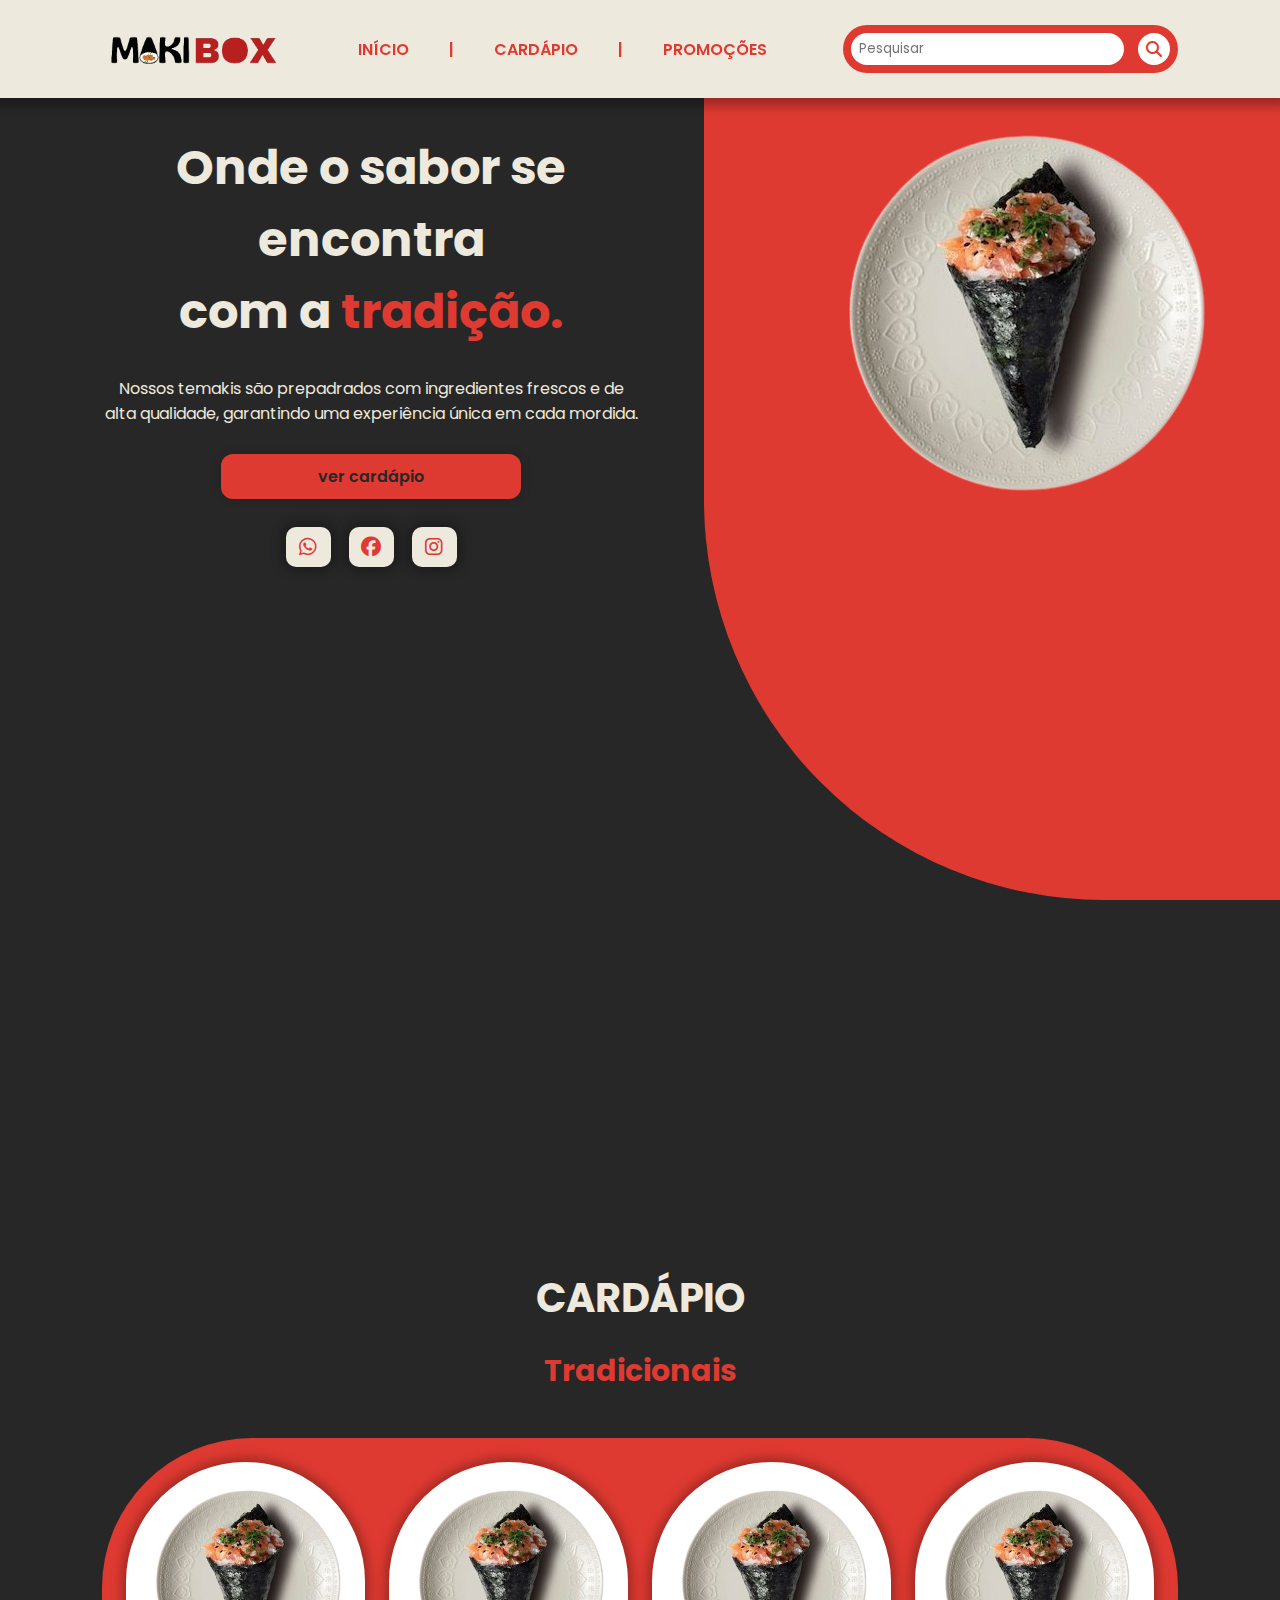
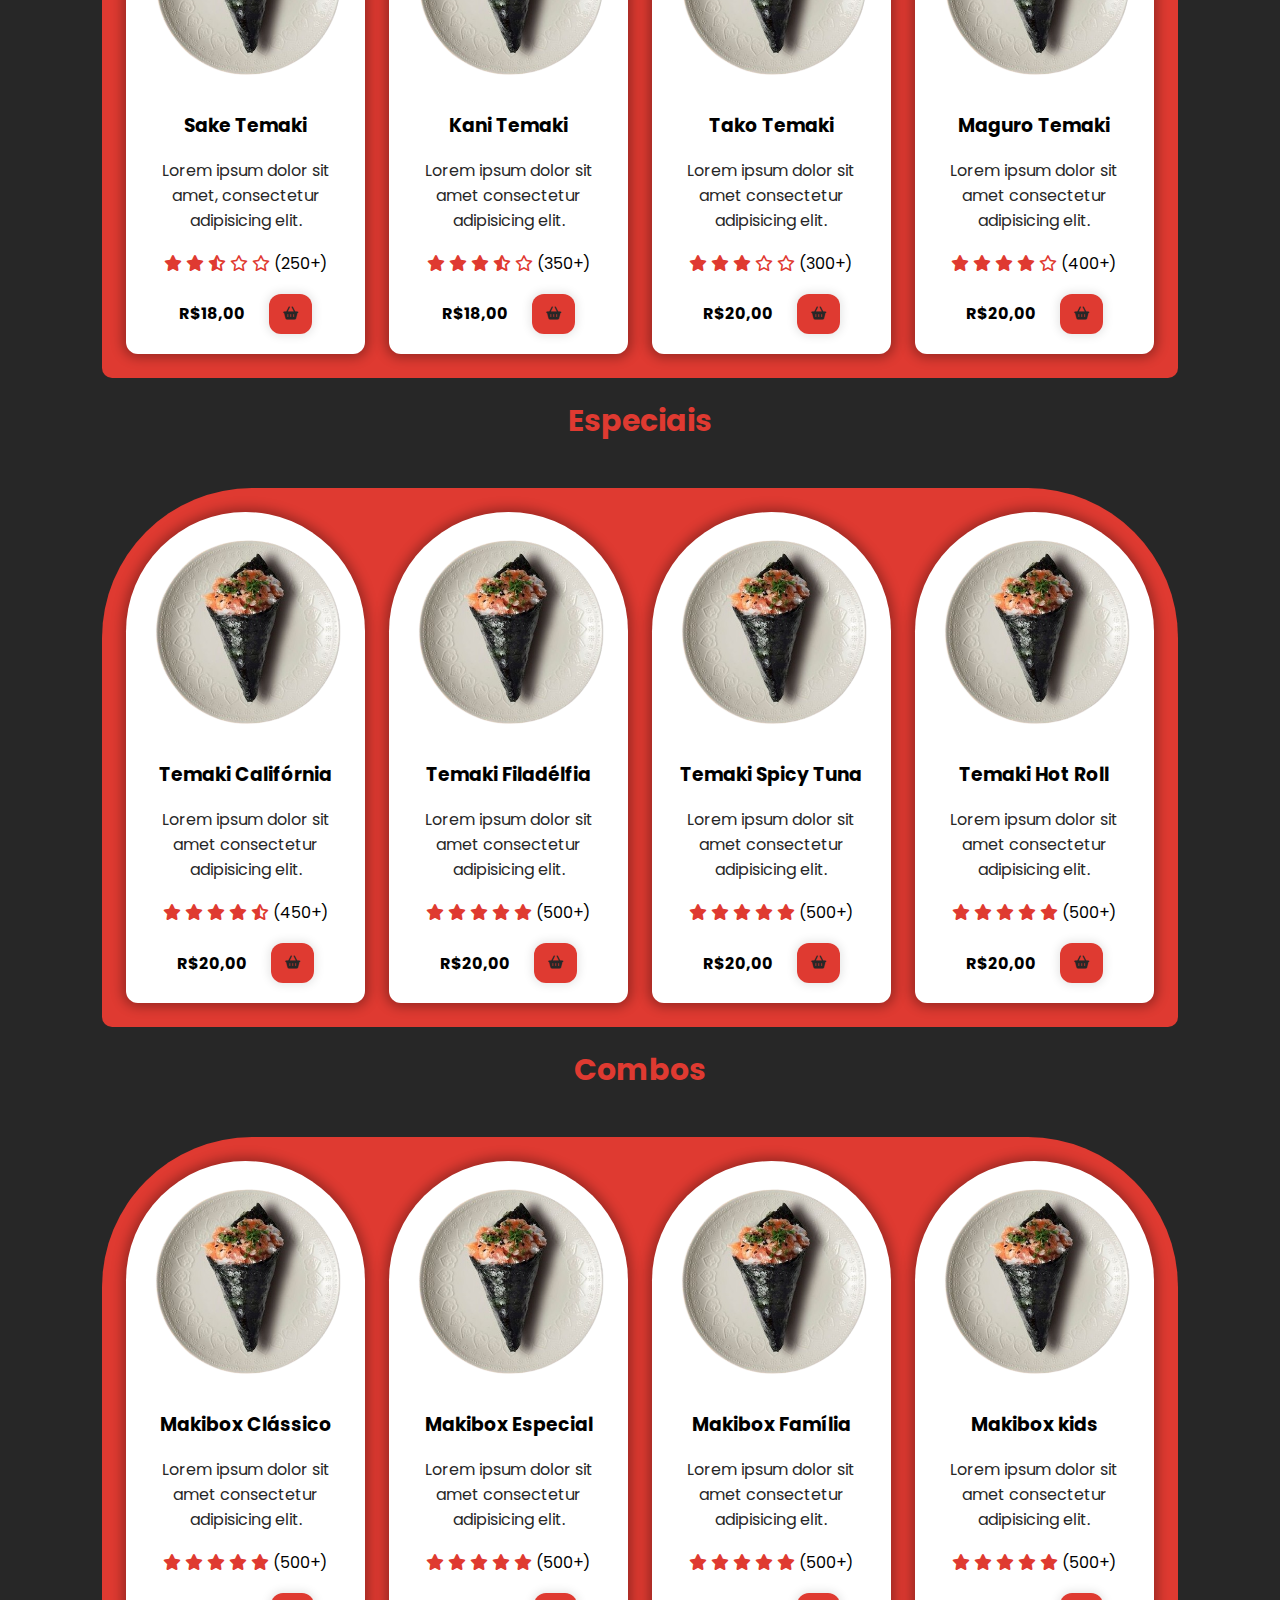
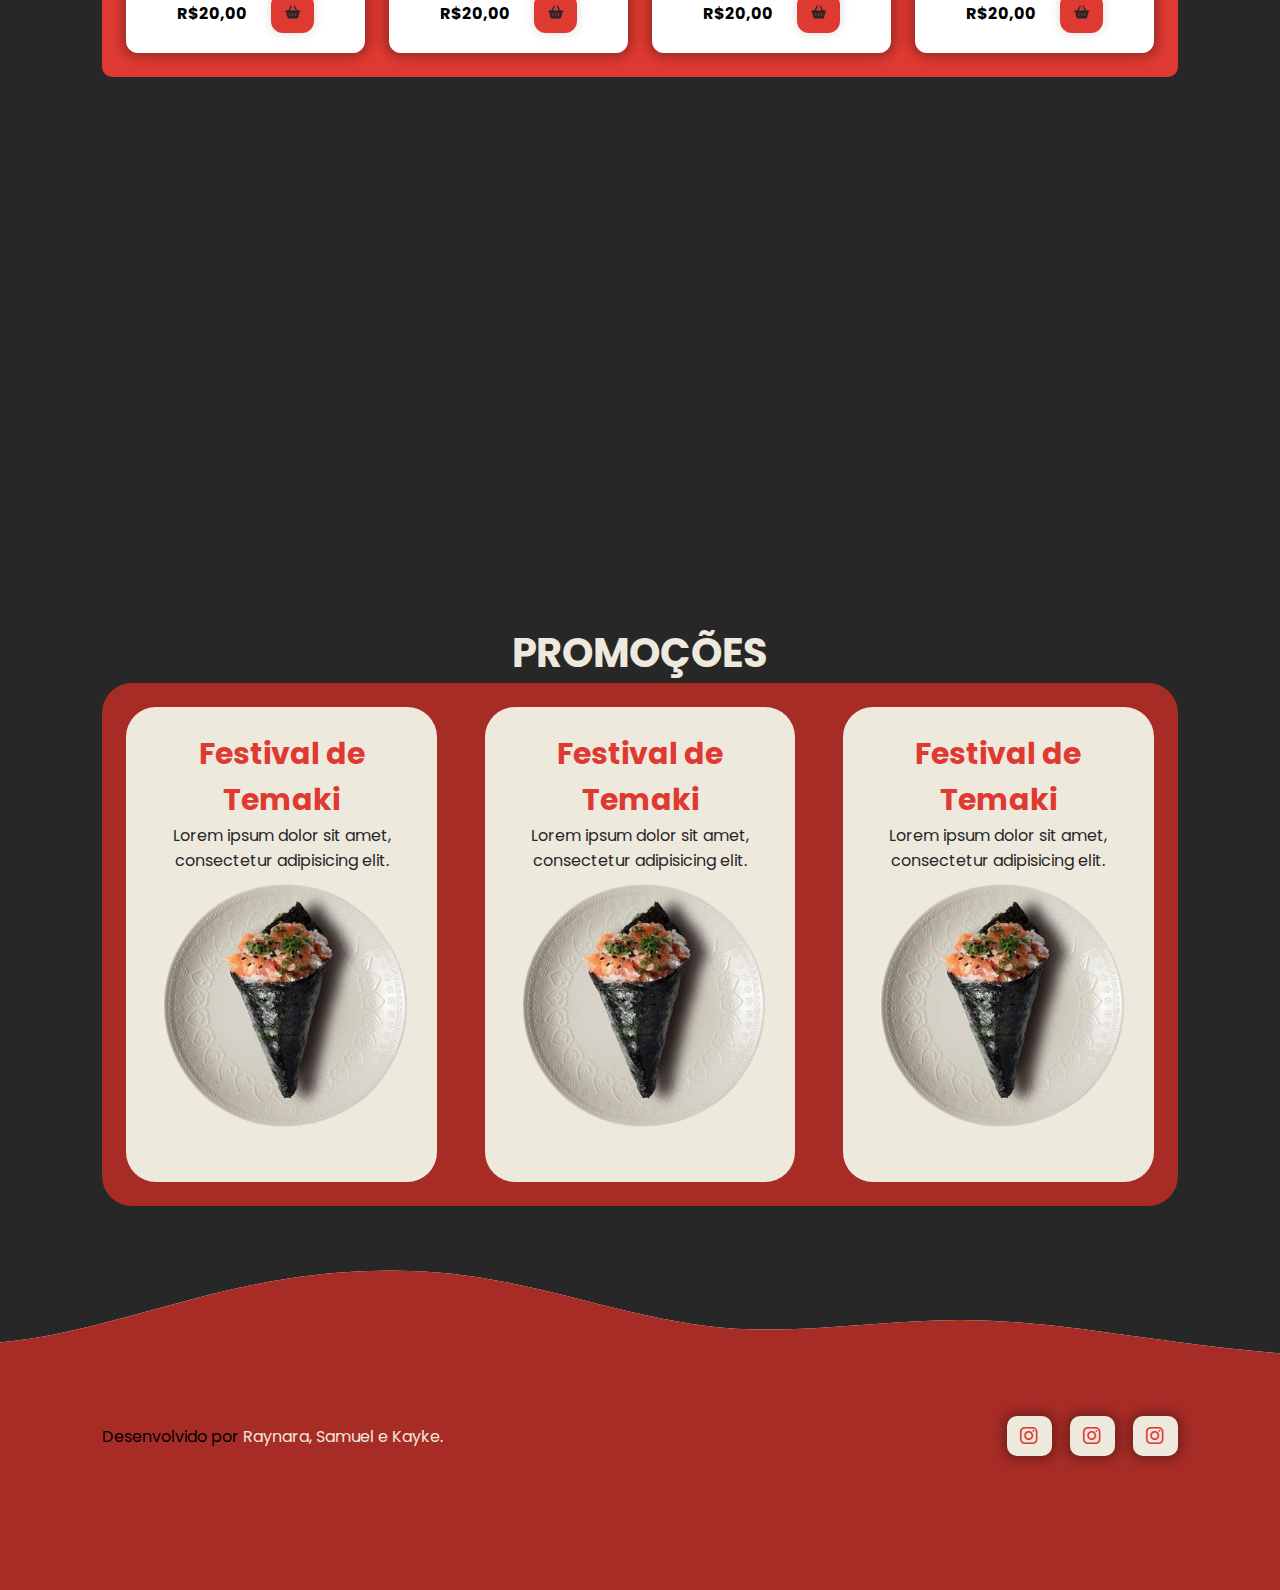
<file: index.html>
<!DOCTYPE html>
<html lang="pt-br">
<head>
    <meta charset="UTF-8">
    <meta name="viewport" content="width=device-width, initial-scale=1.0">
    <title>MakiBox</title>
    
    <link rel="shortcut icon" href="images/favicon.png" type="image/x-icon">
    <link rel="stylesheet" href="https://cdnjs.cloudflare.com/ajax/libs/font-awesome/6.5.2/css/all.min.css">
    <link rel="stylesheet" href="styles/style.css">
    <script src="script.js"></script>
</head>
<body>
    <header >
        <nav id="navbar">
            <img src="images/logo.png" alt="" id="logonav">
                
            <ul id="nav_list">
                <li class="nav-li ">
                    <a href="#home">início</a>
                </li>

                <p>|</p>

                <li class="nav-li">
                    <a href="#menu">cardápio</a>
                </li>

                <p>|</p>

                <li class="nav-li">
                    <a href="#promocoes">promoções</a>
                </li>
            </ul>
            
            <div class="input-group">
            
                <input type="text" id="search" class="input-field" placeholder="Pesquisar">
                
                <div class="input-icon">
                    <i class="fa-solid fa-magnifying-glass"></i>
                </div>
            </div>
        </nav>
    </header> <!-- header -->
    
    <main>
        <div class="shape"></div>

        <section id="home">
            <div id="cta">
                <h1 id="cta_title">
                    Onde o sabor se encontra <br> com a 
                    <span>tradição.</span>
                </h1>
                
                <p id="cta_description">
                    Nossos temakis são prepadrados com ingredientes frescos e de alta qualidade, garantindo uma experiência única em cada mordida.
                </p>
                
                <div id="cta_buttons">
                    <a href="#menu" class="btn-default">
                        ver cardápio
                    </a>
                </div>
                
                <div class="social-media-buttons">
                    <a href="">
                        <i class="fa-brands fa-whatsapp" class="media-icons"></i>
                    </a>
                    
                    <a href="">
                        <i class="fa-brands fa-facebook" class="media-icons"></i>
                    </a>
                    
                    <a href="">
                        <i class="fa-brands fa-instagram" class="media-icons"></i>
                    </a>
                </div>
            </div>
            
            <div id="banner">
                <img src="images/temaki.png" alt="" >
            </div>
            
        </section>

        <section id="menu">
            <h2 class="section-title">CARDÁPIO</h2>
            <h3 class="section-subtitle">Tradicionais</h3>

            <div id="dishes">
                <div class="dish">

                    <img src="images/temaki.png" class="dish-image" alt="">

                    <h3 class="dish-title">
                        Sake Temaki
                    </h3>

                    <span class="dish-description"> 
                        Lorem ipsum dolor sit amet, consectetur adipisicing elit.
                    </span>

                    <div class="dish-rate">
                        <i class="fa-solid fa-star"></i>
                        <i class="fa-solid fa-star"></i>
                        <i class="fa-solid fa-star-half-stroke"></i>
                        <i class="fa-regular fa-star"></i>
                        <i class="fa-regular fa-star"></i>
                        <span>(250+)</span>
                    </div>

                    <div class="dish-price">
                        <h4>R$18,00</h4>
                        <button class="btn-default">
                            <a href="carrinho.html"><i class="fa-solid fa-basket-shopping"></i></a>
                        </button>
                    </div>
                </div>

                <div class="dish">
                    

                    <img src="images/temaki.png" class="dish-image" alt="">

                    <h3 class="dish-title">
                        Kani Temaki
                    </h3>

                    <span class="dish-description">
                        Lorem ipsum dolor sit amet consectetur adipisicing elit.
                    </span>

                    <div class="dish-rate">
                        <i class="fa-solid fa-star"></i>
                        <i class="fa-solid fa-star"></i>
                        <i class="fa-solid fa-star"></i>
                        <i class="fa-solid fa-star-half-stroke"></i>
                        <i class="fa-regular fa-star"></i>
                        <span>(350+)</span>
                    </div>

                    <div class="dish-price">
                        <h4>R$18,00</h4>
                        <button class="btn-default">
                            <a href="carrinho.html"><i class="fa-solid fa-basket-shopping"></i></a>
                        </button>
                    </div>
                </div>

                <div class="dish">

                    <img src="images/temaki.png" class="dish-image" alt="">

                    <h3 class="dish-title">
                        Tako Temaki
                    </h3>

                    <span class="dish-description">
                        Lorem ipsum dolor sit amet consectetur adipisicing elit.
                    </span>

                    <div class="dish-rate">
                        <i class="fa-solid fa-star"></i>
                        <i class="fa-solid fa-star"></i>
                        <i class="fa-solid fa-star"></i>
                        <i class="fa-regular fa-star"></i>
                        <i class="fa-regular fa-star"></i>
                        <span>(300+)</span>
                    </div>

                    <div class="dish-price">
                        <h4>R$20,00</h4>
                        <button class="btn-default">
                            <a href="carrinho.html"><i class="fa-solid fa-basket-shopping"></i></a>
                        </button>
                    </div>
                </div>

                <div class="dish">

                    <img src="images/temaki.png" class="dish-image" alt="">

                    <h3 class="dish-title">
                        Maguro Temaki
                    </h3>

                    <span class="dish-description">
                        Lorem ipsum dolor sit amet consectetur adipisicing elit.
                    </span>

                    <div class="dish-rate">
                        <i class="fa-solid fa-star"></i>
                        <i class="fa-solid fa-star"></i>
                        <i class="fa-solid fa-star"></i>
                        <i class="fa-solid fa-star"></i>
                        <i class="fa-regular fa-star"></i>
                        <span>(400+)</span>
                    </div>

                    <div class="dish-price">
                        <h4>R$20,00</h4>
                        <button class="btn-default">
                            <a href="carrinho.html"><i class="fa-solid fa-basket-shopping"></i></a>
                        </button>
                    </div>
                </div>
            </div>

            <h3 class="section-subtitle">Especiais</h3>

            <div id="dishes">
                <div class="dish">

                    <img src="images/temaki.png" class="dish-image" alt="">

                    <h3 class="dish-title">
                        Temaki Califórnia
                    </h3>

                    <span class="dish-description">
                        Lorem ipsum dolor sit amet consectetur adipisicing elit.
                    </span>

                    <div class="dish-rate">
                        <i class="fa-solid fa-star"></i>
                        <i class="fa-solid fa-star"></i>
                        <i class="fa-solid fa-star"></i>
                        <i class="fa-solid fa-star"></i>
                        <i class="fa-solid fa-star-half-stroke"></i>
                        <span>(450+)</span>
                    </div>

                    <div class="dish-price">
                        <h4>R$20,00</h4>
                        <button class="btn-default">
                            <a href="carrinho.html"><i class="fa-solid fa-basket-shopping"></i></a>
                        </button>
                    </div>
                </div>

                <div class="dish">
                    

                    <img src="images/temaki.png" class="dish-image" alt="">

                    <h3 class="dish-title">
                        Temaki Filadélfia
                    </h3>

                    <span class="dish-description">
                        Lorem ipsum dolor sit amet consectetur adipisicing elit.
                    </span>

                    <div class="dish-rate">
                        <i class="fa-solid fa-star"></i>
                        <i class="fa-solid fa-star"></i>
                        <i class="fa-solid fa-star"></i>
                        <i class="fa-solid fa-star"></i>
                        <i class="fa-solid fa-star"></i>
                        <span>(500+)</span>
                    </div>

                    <div class="dish-price">
                        <h4>R$20,00</h4>
                        <button class="btn-default">
                            <a href="carrinho.html"><i class="fa-solid fa-basket-shopping"></i></a>
                        </button>
                    </div>
                </div>

                <div class="dish">

                    <img src="images/temaki.png" class="dish-image" alt="">

                    <h3 class="dish-title">
                        Temaki Spicy Tuna
                    </h3>

                    <span class="dish-description">
                        Lorem ipsum dolor sit amet consectetur adipisicing elit.
                    </span>

                    <div class="dish-rate">
                        <i class="fa-solid fa-star"></i>
                        <i class="fa-solid fa-star"></i>
                        <i class="fa-solid fa-star"></i>
                        <i class="fa-solid fa-star"></i>
                        <i class="fa-solid fa-star"></i>
                        <span>(500+)</span>
                    </div>

                    <div class="dish-price">
                        <h4>R$20,00</h4>
                        <button class="btn-default">
                            <a href="carrinho.html"><i class="fa-solid fa-basket-shopping"></i></a>
                        </button>
                    </div>
                </div>

                <div class="dish">

                    <img src="images/temaki.png" class="dish-image" alt="">

                    <h3 class="dish-title">
                        Temaki Hot Roll
                    </h3>

                    <span class="dish-description">
                        Lorem ipsum dolor sit amet consectetur adipisicing elit.
                    </span>

                    <div class="dish-rate">
                        <i class="fa-solid fa-star"></i>
                        <i class="fa-solid fa-star"></i>
                        <i class="fa-solid fa-star"></i>
                        <i class="fa-solid fa-star"></i>
                        <i class="fa-solid fa-star"></i>
                        <span>(500+)</span>
                    </div>

                    <div class="dish-price">
                        <h4>R$20,00</h4>
                        <button class="btn-default">
                            <a href="carrinho.html"><i class="fa-solid fa-basket-shopping"></i></a>
                        </button>
                    </div>
                </div>
            </div>

            <h3 class="section-subtitle">Combos</h3>

            <div id="dishes">
                <div class="dish">

                    <img src="images/temaki.png" class="dish-image" alt="">

                    <h3 class="dish-title">
                        Makibox Clássico 
                    </h3>

                    <span class="dish-description">
                        Lorem ipsum dolor sit amet consectetur adipisicing elit.
                    </span>

                    <div class="dish-rate">
                        <i class="fa-solid fa-star"></i>
                        <i class="fa-solid fa-star"></i>
                        <i class="fa-solid fa-star"></i>
                        <i class="fa-solid fa-star"></i>
                        <i class="fa-solid fa-star"></i>
                        <span>(500+)</span>
                    </div>

                    <div class="dish-price">
                        <h4>R$20,00</h4>
                        <button class="btn-default">
                            <a href="carrinho.html"><i class="fa-solid fa-basket-shopping"></i></a>
                        </button>
                    </div>
                </div>

                <div class="dish">
                    

                    <img src="images/temaki.png" class="dish-image" alt="">

                    <h3 class="dish-title">
                        Makibox Especial
                    </h3>

                    <span class="dish-description">
                        Lorem ipsum dolor sit amet consectetur adipisicing elit.
                    </span>

                    <div class="dish-rate">
                        <i class="fa-solid fa-star"></i>
                        <i class="fa-solid fa-star"></i>
                        <i class="fa-solid fa-star"></i>
                        <i class="fa-solid fa-star"></i>
                        <i class="fa-solid fa-star"></i>
                        <span>(500+)</span>
                    </div>

                    <div class="dish-price">
                        <h4>R$20,00</h4>
                        <button class="btn-default">
                            <a href="carrinho.html"><i class="fa-solid fa-basket-shopping"></i></a>
                        </button>
                    </div>
                </div>

                <div class="dish">

                    <img src="images/temaki.png" class="dish-image" alt="">

                    <h3 class="dish-title">
                        Makibox Família
                    </h3>

                    <span class="dish-description">
                        Lorem ipsum dolor sit amet consectetur adipisicing elit.
                    </span>

                    <div class="dish-rate">
                        <i class="fa-solid fa-star"></i>
                        <i class="fa-solid fa-star"></i>
                        <i class="fa-solid fa-star"></i>
                        <i class="fa-solid fa-star"></i>
                        <i class="fa-solid fa-star"></i>
                        <span>(500+)</span>
                    </div>

                    <div class="dish-price">
                        <h4>R$20,00</h4>
                        <button class="btn-default">
                            <a href="carrinho.html"><i class="fa-solid fa-basket-shopping"></i></a>
                        </button>
                    </div>
                </div>

                <div class="dish">

                    <img src="images/temaki.png" class="dish-image" alt="">

                    <h3 class="dish-title">
                        Makibox kids
                    </h3>

                    <span class="dish-description">
                        Lorem ipsum dolor sit amet consectetur adipisicing elit.
                    </span>

                    <div class="dish-rate">
                        <i class="fa-solid fa-star"></i>
                        <i class="fa-solid fa-star"></i>
                        <i class="fa-solid fa-star"></i>
                        <i class="fa-solid fa-star"></i>
                        <i class="fa-solid fa-star"></i>
                        <span>(500+)</span>
                    </div>

                    <div class="dish-price">
                        <h4>R$20,00</h4>
                        <button class="btn-default">
                            <a href="carrinho.html"><i class="fa-solid fa-basket-shopping"></i></a>
                        </button>
                    </div>
                </div>
            </div>
        </section>

        <section id="promocoes">
            <h3 class="section-title">PROMOÇÕES</h3>

            <div id="promos">
                <div class="promo">
                    <h2 class="section-subtitle">
                        Festival de Temaki
                    </h2>
    
                    <p class="promo-description">Lorem ipsum dolor sit amet, consectetur adipisicing elit.</p>
    
                    <img src="images/temaki.png" alt="" class="promo-image">
                </div>
                <div class="promo">
                    <h2 class="section-subtitle">
                        Festival de Temaki
                    </h2>
    
                    <p class="promo-description">Lorem ipsum dolor sit amet, consectetur adipisicing elit.</p>
    
                    <img src="images/temaki.png" alt="" class="promo-image">
                </div>
                <div class="promo">
                    <h2 class="section-subtitle">
                        Festival de Temaki
                    </h2>
    
                    <p class="promo-description">Lorem ipsum dolor sit amet, consectetur adipisicing elit.</p>
    
                    <img src="images/temaki.png" alt="" class="promo-image">
                </div>
            </div>
        </section>
    </main>

    <footer>
        <img src="images/wave.png" alt="">
        <div class="footer">
            <p>Desenvolvido por <span>Raynara, Samuel e Kayke.</span></p>
            <div class="social-media-buttons">
                <a href=""><i class="fa-brands fa-instagram"></i></a>
                <a href=""><i class="fa-brands fa-instagram"></i></a>
                <a href=""><i class="fa-brands fa-instagram"></i></a>
            </div>
        </div>
    </footer>
</body>
</html>
</file>
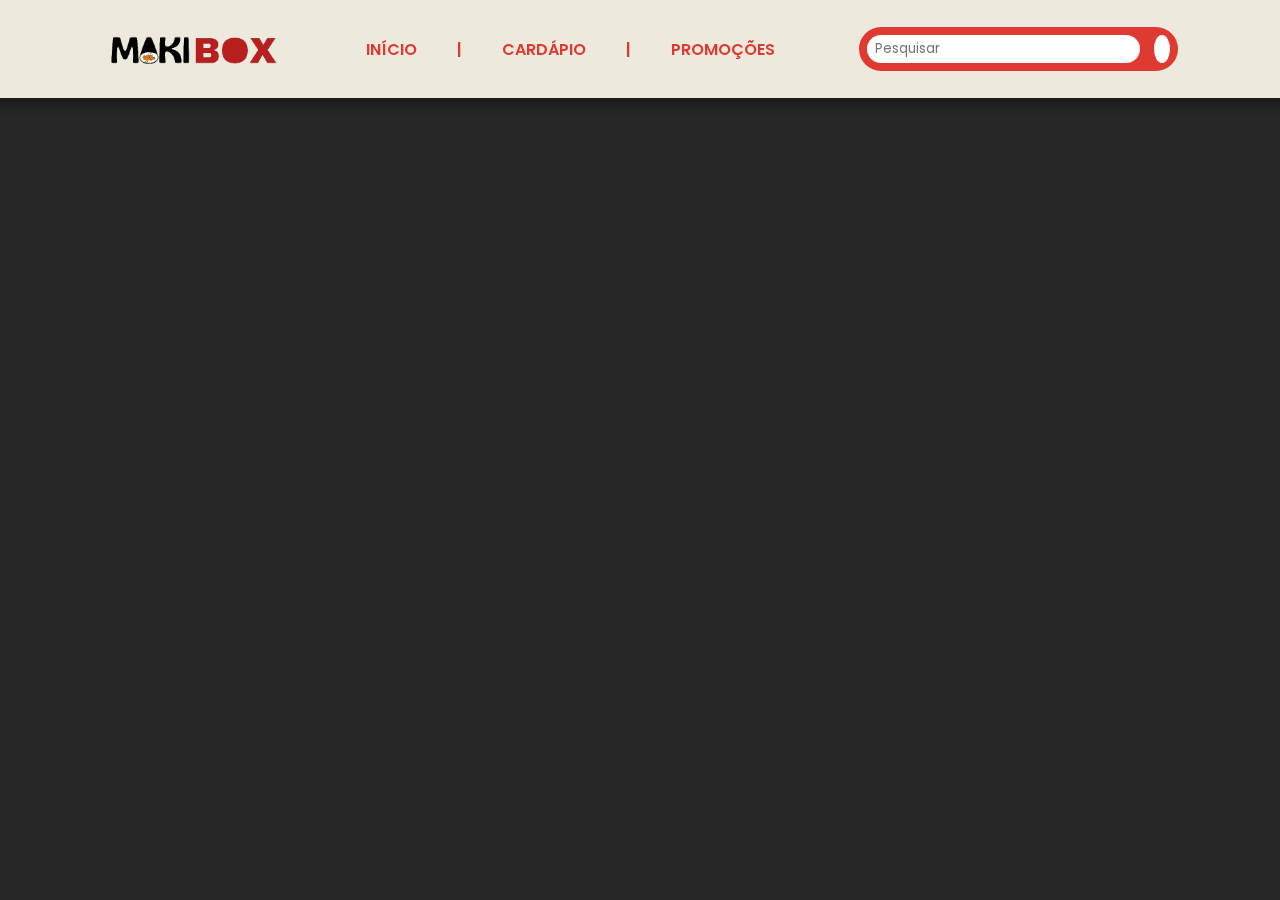
<file: carrinho.html>
<!DOCTYPE html>
<html lang="pt-br">
<head>
    <meta charset="UTF-8">
    <meta name="viewport" content="width=device-width, initial-scale=1.0">
    <title>MakiBox</title>
    
    <link rel="shortcut icon" href="images/favicon.png" type="image/x-icon">
    <link rel="stylesheet" href="styles/carrinho.css">

</head>
<body>
    <header >
        <nav id="navbar">
            <img src="images/logo.png" alt="" id="logonav">
                
            <ul id="nav_list">
                <li class="nav-li ">
                    <a href="index.html">início</a>
                </li>

                <p>|</p>

                <li class="nav-li">
                    <a href="index.html">cardápio</a>
                </li>

                <p>|</p>

                <li class="nav-li">
                    <a href="index.html">promoções</a>
                </li>
            </ul>
            
            <div class="input-group">
            
                <input type="text" id="search" class="input-field" placeholder="Pesquisar">
                
                <div class="input-icon">
                    <i class="fa-solid fa-magnifying-glass"></i>
                </div>
            </div>
        </nav>
    </header> <!-- header -->
</body>
</html>
</file>
<file: styles/style.css>
@import url('https://fonts.googleapis.com/css2?family=Poppins:ital,wght@0,100;0,200;0,300;0,400;0,500;0,600;0,700;0,800;0,900;1,100;1,200;1,300;1,400;1,500;1,600;1,700;1,800;1,900&display=swap');

* {
    font-family: "Poppins", sans-serif;
    margin: 0;
    padding: 0;
    box-sizing: border-box;
}

html{
    scroll-behavior: smooth;
    background-color: #272727;
}

header{
    background-color: #eee9dd;
    width: 100%;
    padding: 24px 8%;
    position: fixed;
    z-index: 3;
    box-shadow: 0px 0px 10px 8px rgba(0, 0, 0, 0.3);
}
/* geral */


/* sections */
section {
    padding: 24px 8%;   
}

.section-title {
    font-size: 40px;
    color: #eee9dd;
}

.section-subtitle {
    color: #df3a31;
    font-size: 30px;
}
/* sections */

/* header */
#navbar {
    display: flex;
    align-items: center;
    justify-content: space-between;
}

#logonav {
    padding: 5px;
    height: 50px;
    width: 180px;
}

#nav_list,
.nav-li,
.nav-li a {
    display: flex;
    gap: 40px;
    list-style: none;
    text-decoration: none;   
    text-transform: uppercase;
    color: #df3a31;
    font-weight: 600;
    transition: .3s;
}

.nav-li a:hover {
    font-weight: 800;
}

.btn-default {
    color: #272727;
    background-color: #df3a31;
    border: none;
    border-radius: 12px;
    padding: 10px 14px;
    font-weight: 600;
    box-shadow: 0px 0px 10px 2px rgba(0, 0, 0, 0.1);
    cursor: pointer;
    transition: box-shadow .3s ease;
}

.btn-default:hover {
    box-shadow: 0px 0px 10px 2px rgba(0, 0, 0, 0.5);
}
/* pesquisar */
.input-group {
    display: flex;
    gap: 14px;
    background-color: #df3a31;
    padding: 8px;
    border-radius: 24px;
}

.input-field {
    background-color: #ffffff;
    border-radius: 24px;
    padding: 4px 8px;
    border: none;
    outline: none;
}

.input-field:focus {
    border: none;
}

.input-icon {
    display: flex;
    align-items: center;
    justify-content: center;
    background-color: #ffffff;
    color: #df3a31;
    padding: 8px;
    border-radius: 100%;
}
/* pesquisar */
/* header */

/* main */
/* home */
#home {
    display: flex;
    min-height: calc(100vh - 90px);
    position: relative;
}

#cta {
    width: 50%;
    display: flex;
    flex-direction: column;
    gap: 28px;
    margin-top: 10%;
    text-align: center;
}

#cta #cta_title {
    font-size: 3rem;
    color: #eee9dd;
}

#cta #cta_title span{
    color: #df3a31;
}

#cta_description {
    color: #eee9dd;
    text-align: center;
}
#cta_buttons {
    display: flex;
    gap: 24px;
    align-self: center;
}


#cta_buttons a {
    text-decoration: none;
    text-align: center;
    color: #272727;
    transition: box-shadow .3s ease;
    width: 300px;
}

#phone_button {
    align-items: center;
    gap: 8px;
    background-color: #eee9dd;
    border-radius: 12px;
    padding: 8px 14px;
    font-weight: 500;
    box-shadow: 0px 0px 12px 4px rgba(0, 0, 0, 0.3);
    transition: box-shadow .3s ease;
}

#phone_button:hover {
    box-shadow: 0px 0px 12px 8px rgba(0, 0, 0, 0.5);
}

.social-media-buttons {
    display: flex;
    gap: 18px;
    align-self: center;
}

.social-media-buttons a {
    display: flex;
    align-items: center;
    justify-content: center;
    width: 45px;
    height: 40px;
    background-color: #eee9dd;
    font-size: 1.25rem;
    border-radius: 10px;
    text-decoration: none;
    color: #df3a31;
    box-shadow: 0px 0px 12px 4px rgba(0, 0, 0, 0.3);
    transition: box-shadow .3s ease;
}

.social-media-buttons a:hover {
    box-shadow: 0px 0px 12px 8px rgba(0, 0, 0, 0.5);
}

#banner  img {
    margin-left: 50%;
    margin-top: 25%;
    width: 100%;
}

.shape {
    background-color: #df3a31;
    width: 45%;
    height: 100%;
    position: absolute;
    border-radius: 0px 0px 0px 400px;
    z-index: -1;
    right: 0;
}
/* home */

/* menu */
#menu {
    display: flex;
    flex-direction: column;
    align-items: center;
    justify-content: center;
    min-height: 325vh;
    gap: 20px;
}

#dishes {
    width: 100%;
    display: flex;
    justify-content: center;
    gap: 24px;
    margin-top: 24px;
    background-color: #df3a31;
    padding: 24px;
    border-radius: 150px 150px 10px 10px; 
}

.dish {
    display: flex;
    flex-direction: column;
    align-items: center;
    border-radius: 1000px 1000px 100px 100px;
    gap: 18px;
    width: 25%;
    padding: 20px;
    background-color: #fff;
    box-shadow: 0px 0px 12px 4px rgba(0, 0, 0, 0.3);
}


.dish-image {
    height: 100%;
    width: 100%;
}
.dish-description {
    color: #272727;
    text-align: center;
}

.dish-rate i {
    color: #df3a31;
}

.dish-price {
    display: flex;
    align-items: center;
    gap: 24px;
}

.btn-default a{
    color: #272727;
}
/* menu */

/* promoções */
#promocoes {
    text-align: center;
    padding: 24px 8%;
    margin-top: 5%;
}

#promos {
    display: flex;
    align-items: center;
    justify-content: center;
    background-color: #a82c26;
    border-radius: 30px;
}

.promo {
    background-color: #eee9dd;
    padding: 24px;
    border-radius: 30px;
    height: 100%;
    margin: 24px;
    width: 100%;
}

.promo-image {
    height: 100%;
    width: 100%;
}

.promo-description {
    color: #272727;
}
/* promoções */
/* main */

/* footer */
footer {
    background-color: #a82c26;
    height: 40vh;
}

.footer {
    display: flex;
    align-items: center;
    justify-content: space-between;
    gap: 15px;
    padding: 24px 8%;
}

footer span {
    color: #eee9dd;
}
/* footer */
</file>
<file: styles/carrinho.css>
@import url('https://fonts.googleapis.com/css2?family=Poppins:ital,wght@0,100;0,200;0,300;0,400;0,500;0,600;0,700;0,800;0,900;1,100;1,200;1,300;1,400;1,500;1,600;1,700;1,800;1,900&display=swap');

* {
    font-family: "Poppins", sans-serif;
    margin: 0;
    padding: 0;
    box-sizing: border-box;
}

html{
    scroll-behavior: smooth;
    background-color: #272727;
}

header{
    background-color: #eee9dd;
    width: 100%;
    padding: 24px 8%;
    position: fixed;
    z-index: 3;
    box-shadow: 0px 0px 10px 8px rgba(0, 0, 0, 0.3);
}

/* header */
#navbar {
    display: flex;
    align-items: center;
    justify-content: space-between;
}

#logonav {
    padding: 5px;
    height: 50px;
    width: 180px;
}

#nav_list,
.nav-li,
.nav-li a {
    display: flex;
    gap: 40px;
    list-style: none;
    text-decoration: none;   
    text-transform: uppercase;
    color: #df3a31;
    font-weight: 600;
    transition: .3s;
}

.nav-li a:hover {
    font-weight: 800;
}

.btn-default {
    color: #272727;
    background-color: #df3a31;
    border: none;
    border-radius: 12px;
    padding: 10px 14px;
    font-weight: 600;
    box-shadow: 0px 0px 10px 2px rgba(0, 0, 0, 0.1);
    cursor: pointer;
    transition: box-shadow .3s ease;
}

.btn-default:hover {
    box-shadow: 0px 0px 10px 2px rgba(0, 0, 0, 0.5);
}
/* pesquisar */
.input-group {
    display: flex;
    gap: 14px;
    background-color: #df3a31;
    padding: 8px;
    border-radius: 24px;
}

.input-field {
    background-color: #ffffff;
    border-radius: 24px;
    padding: 4px 8px;
    border: none;
    outline: none;
}

.input-field:focus {
    border: none;
}

.input-icon {
    display: flex;
    align-items: center;
    justify-content: center;
    background-color: #ffffff;
    color: #df3a31;
    padding: 8px;
    border-radius: 100%;
}
/* pesquisar */
/* header */
</file>
